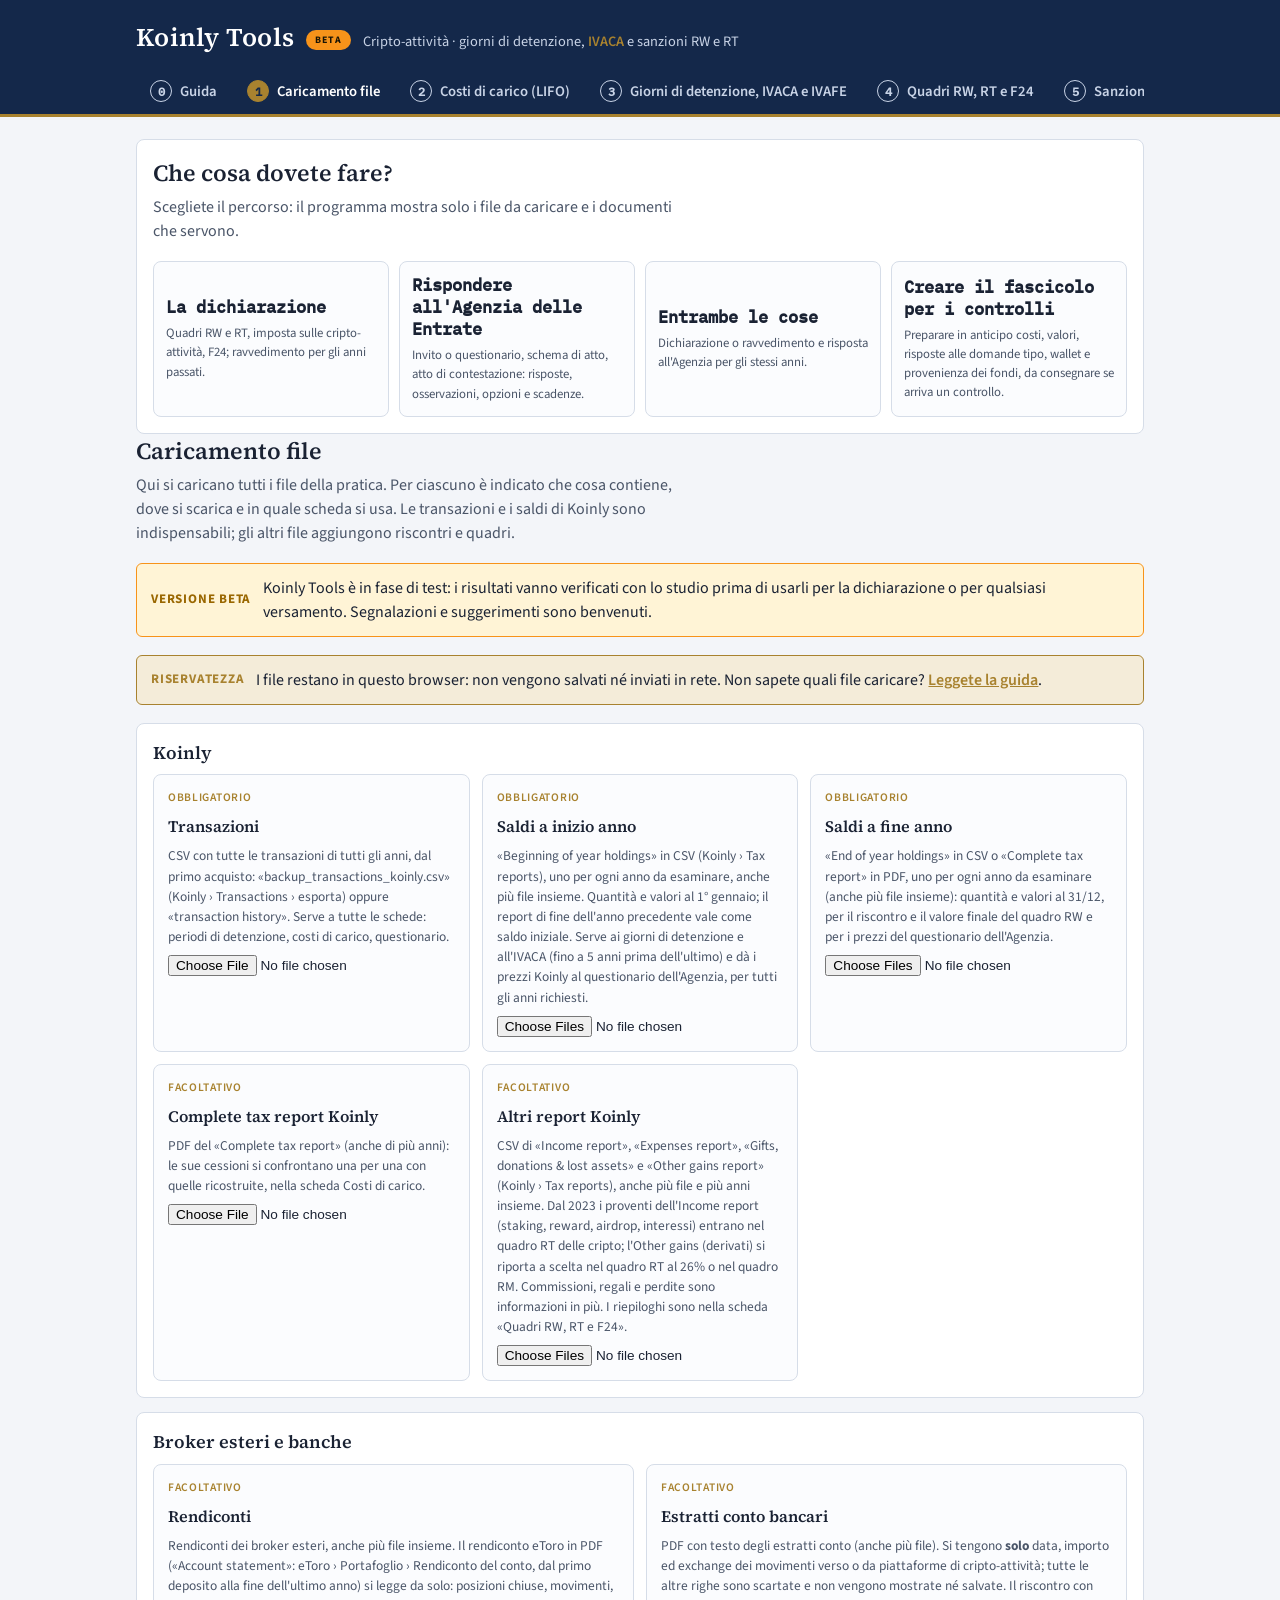
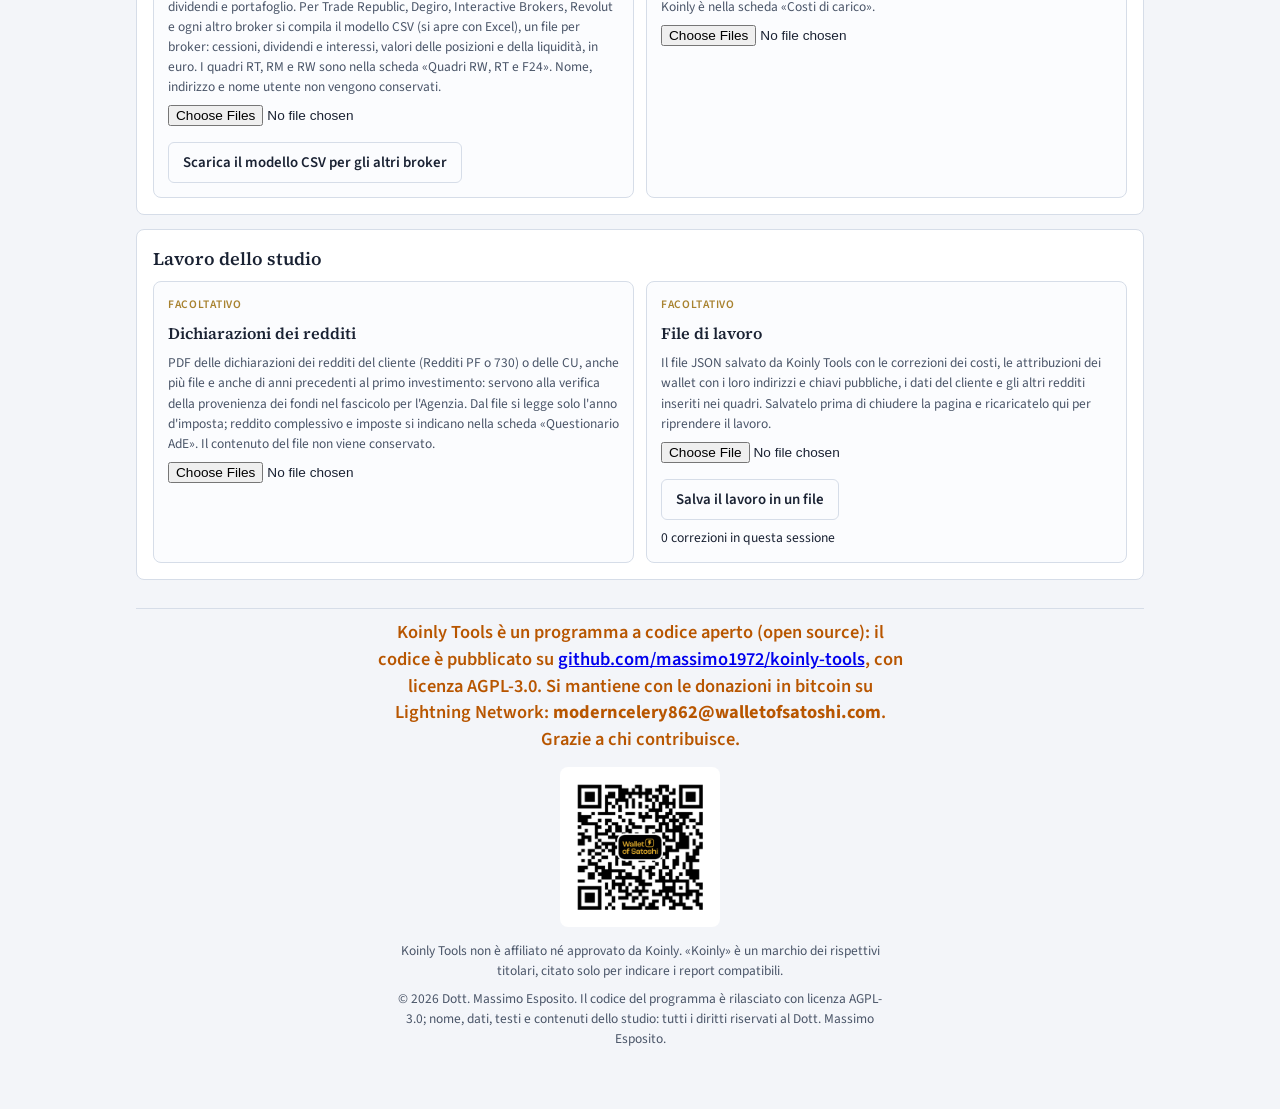
<file: index.html>
<!doctype html>
<html lang="it">
<head>
<meta charset="utf-8">
<meta name="viewport" content="width=device-width,initial-scale=1,viewport-fit=cover">
<title>Koinly Tools</title>
<meta name="description" content="Cripto-attività da report Koinly: giorni di detenzione, imposta sul valore (IVACA) e sanzioni dei quadri RW e RT.">
<meta name="theme-color" content="#14284a">
<link rel="icon" href="img/icone/favicon-32.png" type="image/png" sizes="32x32">
<link rel="icon" href="img/icone/icon-192.png" type="image/png" sizes="192x192">
<link rel="apple-touch-icon" href="img/icone/apple-touch-icon.png">
<!-- anteprima dei link (WhatsApp, LinkedIn, email) -->
<meta property="og:type" content="website">
<meta property="og:site_name" content="Koinly Tools">
<meta property="og:title" content="Koinly Tools (beta) · cripto-attività: giorni di detenzione, IVACA, sanzioni RW e RT">
<meta property="og:description" content="Dai report Koinly: giorni e periodi di detenzione, IVACA, ravvedimento RW e RT, quadri RW e RT e modello F24. I file restano nel browser. A cura del Dott. Massimo Esposito.">
<meta property="og:url" content="https://koinly-tools.netlify.app/">
<meta property="og:image" content="https://koinly-tools.netlify.app/img/icone/anteprima.png">
<meta property="og:image:width" content="1200">
<meta property="og:image:height" content="630">
<meta property="og:image:alt" content="Koinly Tools beta: giorni di detenzione, IVACA, sanzioni RW e RT dai report Koinly">
<meta property="og:locale" content="it_IT">
<meta name="twitter:card" content="summary_large_image">
<link rel="stylesheet" href="comune/fonts/fonts.css?v=20261029j">
<link rel="stylesheet" href="comune/app.css?v=20261029j">
<link rel="stylesheet" href="koinly.css?v=20261029j">
</head>
<body>
<header class="band">
  <div class="wrap">
    <div class="brand">
      <h1>Koinly Tools <span class="beta">beta</span></h1>
      <span class="co">Cripto-attività · giorni di detenzione, <b>IVACA</b> e sanzioni RW e RT</span>
    </div>
    <nav class="steps" id="steps" aria-label="Strumenti"></nav>
  </div>
</header>
<main><div class="wrap" id="app"></div></main>
<noscript><p style="padding:16px">Per usare gli strumenti serve JavaScript attivo.</p></noscript>
<script src="comune/vendor/pdf.min.js"></script>
<script src="comune/pdftext.js?v=20261029j"></script>
<script src="lettura.js?v=20261029j"></script>
<script src="detenzione.js?v=20261029j"></script>
<script src="ivaca.js?v=20261029j"></script>
<script src="banca.js?v=20261029j"></script>
<script src="costi.js?v=20261029j"></script>
<script src="pratica.js?v=20261029j"></script>
<script src="provenienza.js?v=20261029j"></script>
<script src="questionario.js?v=20261029j"></script>
<script src="sanzioni.js?v=20261029j"></script>
<script src="modelli.js?v=20261029j"></script>
<script src="estero.js?v=20261029j"></script>
<script src="etoro.js?v=20261029j"></script>
<script src="xlsx-mini.js?v=20261029j"></script>
<script src="docx-mini.js?v=20261029j"></script>
<script src="studio.js?v=20261029j"></script>
<script src="report.js?v=20261029j"></script>
<script src="guida.js?v=20261029j"></script>
<script src="ui.js?v=20261029j"></script>
</body>
</html>
</file>
<file: comune/fonts/fonts.css>
@font-face{font-family:'Source Serif 4';font-style:normal;font-weight:500;font-display:swap;src:url(source-serif-4-latin-500-normal.woff2) format('woff2')}
@font-face{font-family:'Source Serif 4';font-style:normal;font-weight:600;font-display:swap;src:url(source-serif-4-latin-600-normal.woff2) format('woff2')}
@font-face{font-family:'Source Sans 3';font-style:normal;font-weight:400;font-display:swap;src:url(source-sans-3-latin-400-normal.woff2) format('woff2')}
@font-face{font-family:'Source Sans 3';font-style:normal;font-weight:500;font-display:swap;src:url(source-sans-3-latin-500-normal.woff2) format('woff2')}
@font-face{font-family:'Source Sans 3';font-style:normal;font-weight:600;font-display:swap;src:url(source-sans-3-latin-600-normal.woff2) format('woff2')}
@font-face{font-family:'Source Sans 3';font-style:normal;font-weight:700;font-display:swap;src:url(source-sans-3-latin-700-normal.woff2) format('woff2')}
@font-face{font-family:'IBM Plex Mono';font-style:normal;font-weight:400;font-display:swap;src:url(ibm-plex-mono-latin-400-normal.woff2) format('woff2')}
@font-face{font-family:'IBM Plex Mono';font-style:normal;font-weight:500;font-display:swap;src:url(ibm-plex-mono-latin-500-normal.woff2) format('woff2')}
</file>
<file: comune/app.css>
html{color-scheme:light}:root{padding-top:env(safe-area-inset-top,0px);padding-bottom:env(safe-area-inset-bottom,0px)}body{margin:0}img{max-width:100%}[hidden]{display:none!important}

/* Layout: banda blu istituzionale con percorso a sei passi; contenuto in colonna unica da sportello, filo oro come segno distintivo. */
:root{
  --navy:#14284a; --navy-2:#1f3a66; --gold:#a8822f; --gold-soft:#f4ecd9; --paper:#ffffff; --bg:#f3f5f9;
  --ink:#1a2233; --ink-2:#4a5568; --line:#d6dde8; --surface:#ffffff; --field:#fbfcfe;
  --hi:#b42318; --hi-bg:#fdecea; --mid:#9a6700; --mid-bg:#fff4d6; --ok:#1e6b45; --ok-bg:#e5f3eb; --info-bg:#e8eef8;
  --onnavy:#ffffff; --onnavy-2:#c8d3e6;
  --f-display:"Source Serif 4", Georgia, "Times New Roman", serif;
  --f-body:"Source Sans 3", "Segoe UI", system-ui, -apple-system, sans-serif;
  --f-mono:"IBM Plex Mono", ui-monospace, "SF Mono", Menlo, monospace;
}
@media (prefers-color-scheme: dark){:root:not([data-theme="light"]){
  --navy:#0f1d36; --navy-2:#1c3358; --gold:#d6b066; --gold-soft:#2c2618; --paper:#121a2b; --bg:#0c1322;
  --ink:#e4e9f2; --ink-2:#a3aec2; --line:#2a3650; --surface:#141e31; --field:#101827;
  --hi:#ff8a80; --hi-bg:#3a1916; --mid:#f0c060; --mid-bg:#33290f; --ok:#7fd1a4; --ok-bg:#132d21; --info-bg:#17243d;
  --onnavy:#f2f5fa; --onnavy-2:#9fb0cc; color-scheme:dark}}
:root[data-theme="dark"]{
  --navy:#0f1d36; --navy-2:#1c3358; --gold:#d6b066; --gold-soft:#2c2618; --paper:#121a2b; --bg:#0c1322;
  --ink:#e4e9f2; --ink-2:#a3aec2; --line:#2a3650; --surface:#141e31; --field:#101827;
  --hi:#ff8a80; --hi-bg:#3a1916; --mid:#f0c060; --mid-bg:#33290f; --ok:#7fd1a4; --ok-bg:#132d21; --info-bg:#17243d;
  --onnavy:#f2f5fa; --onnavy-2:#9fb0cc; color-scheme:dark}
*{box-sizing:border-box}
body{background:var(--bg);color:var(--ink);font-family:var(--f-body);font-size:16px;line-height:1.5}
body::before{content:"";position:fixed;inset:0 0 auto;height:env(safe-area-inset-top,0px);z-index:10;background:var(--navy)}
.wrap{max-width:1040px;margin:0 auto;padding-left:max(16px,env(safe-area-inset-left,0px));padding-right:max(16px,env(safe-area-inset-right,0px))}
header.band{background:var(--navy);color:var(--onnavy);border-bottom:3px solid var(--gold)}
header.band .wrap{padding-block:18px 0}
.brand{display:flex;align-items:baseline;gap:12px;flex-wrap:wrap}
.brand h1{font-family:var(--f-display);font-weight:600;font-size:1.6rem;margin:0;letter-spacing:.01em;text-wrap:balance}
.brand .co{color:var(--onnavy-2);font-size:.9rem}
.brand .co b{color:var(--gold);font-weight:600}
nav.steps{display:flex;gap:2px;overflow-x:auto;margin-top:14px;scrollbar-width:thin}
nav.steps button{flex:0 0 auto;background:none;border:0;color:var(--onnavy-2);font:600 .92rem var(--f-body);padding:10px 14px 12px;cursor:pointer;border-bottom:3px solid transparent;margin-bottom:-3px;display:flex;gap:8px;align-items:center}
nav.steps button .n{font-family:var(--f-mono);font-size:.78rem;border:1px solid currentColor;border-radius:50%;width:22px;height:22px;display:inline-grid;place-items:center}
nav.steps button[aria-current="step"]{color:var(--onnavy);border-bottom-color:var(--gold)}
nav.steps button[aria-current="step"] .n{background:var(--gold);border-color:var(--gold);color:var(--navy)}
nav.steps button:focus-visible{outline:2px solid var(--gold);outline-offset:-2px}
main .wrap{padding-block:22px 60px}
.banner{border:1px solid var(--gold);background:var(--gold-soft);padding:12px 14px;border-radius:6px;display:flex;gap:12px;align-items:center;flex-wrap:wrap;margin-bottom:18px}
.banner strong{letter-spacing:.06em;text-transform:uppercase;font-size:.82rem;color:var(--gold)}
.banner p{margin:0;flex:1 1 260px;min-width:0}
h2{font-family:var(--f-display);font-weight:600;font-size:1.45rem;margin:0 0 4px;text-wrap:balance}
h3{font-family:var(--f-display);font-weight:600;font-size:1.12rem;margin:22px 0 8px}
.lead{color:var(--ink-2);margin:0 0 18px;max-width:68ch}
.panel{background:var(--surface);border:1px solid var(--line);border-radius:8px;padding:16px}
.stack{display:grid;gap:14px}
.row{display:flex;gap:10px;flex-wrap:wrap;align-items:center}
.grid2{display:grid;grid-template-columns:repeat(auto-fit,minmax(230px,1fr));gap:12px 16px}
label.f{display:grid;gap:4px;font-size:.88rem;color:var(--ink-2);min-width:0}
label.f span.t{font-weight:600;color:var(--ink)}
input[type=text],input[type=number],select,textarea{font:inherit;color:var(--ink);background:var(--field);border:1px solid var(--line);border-radius:6px;padding:8px 10px;width:100%;min-width:0}
input.num{font-family:var(--f-mono);font-variant-numeric:tabular-nums;text-align:right}
textarea{min-height:110px;resize:vertical}
input:focus-visible,select:focus-visible,textarea:focus-visible,button:focus-visible,summary:focus-visible{outline:2px solid var(--gold);outline-offset:1px}
.btn{font:600 .93rem var(--f-body);border-radius:6px;padding:9px 14px;cursor:pointer;border:1px solid var(--navy-2);background:var(--navy-2);color:#fff}
.btn.ghost{background:transparent;color:var(--ink);border-color:var(--line)}
.btn.gold{background:var(--gold);border-color:var(--gold);color:#1a1405}
.btn:disabled{opacity:.5;cursor:not-allowed}
.drop{border:2px dashed var(--line);border-radius:8px;padding:22px;text-align:center;background:var(--field)}
.drop.over{border-color:var(--gold);background:var(--gold-soft)}
.muted{color:var(--ink-2);font-size:.9rem}
.small{font-size:.84rem}
table{border-collapse:collapse;width:100%;font-size:.9rem}
th,td{border-bottom:1px solid var(--line);padding:7px 8px;text-align:left;vertical-align:top}
th{font-weight:600;color:var(--ink-2);font-size:.8rem;text-transform:uppercase;letter-spacing:.05em}
td.n,th.n{text-align:right;font-family:var(--f-mono);font-variant-numeric:tabular-nums;white-space:nowrap}
.scroll{overflow-x:auto;max-width:100%}
.chip{display:inline-block;font-size:.76rem;font-weight:600;padding:2px 8px;border-radius:99px;white-space:nowrap;letter-spacing:.02em}
.c-ok{background:var(--ok-bg);color:var(--ok)} .c-mid{background:var(--mid-bg);color:var(--mid)} .c-hi{background:var(--hi-bg);color:var(--hi)} .c-info{background:var(--info-bg);color:var(--ink-2)}
.area{margin-top:6px}
.fieldrow{border-top:1px solid var(--line);padding:12px 0;display:grid;grid-template-columns:minmax(150px,220px) 1fr;gap:10px 18px}
.fieldrow:first-of-type{border-top:0}
@media (max-width:640px){.fieldrow{grid-template-columns:1fr}}
.fname{font-weight:600}
.fname details{font-weight:400}
.fname summary{cursor:pointer;color:var(--ink-2);font-size:.8rem;list-style:none}
.fname summary::-webkit-details-marker{display:none}
.cands{display:grid;gap:8px;min-width:0}
.cand{display:grid;grid-template-columns:auto 1fr;gap:4px 10px;align-items:start}
.cand .v{font-family:var(--f-mono);font-weight:500}
.ref{font-size:.8rem;color:var(--ink-2)}
blockquote.src{margin:4px 0 0;padding:6px 10px;border-left:3px solid var(--gold);background:var(--field);font-size:.86rem;color:var(--ink);overflow-wrap:anywhere}
blockquote.src mark{background:var(--gold-soft);color:inherit;padding:0 2px}
.confirmed{display:flex;gap:8px;align-items:center;flex-wrap:wrap;font-size:.88rem}
.finding{border:1px solid var(--line);border-left-width:5px;border-radius:6px;padding:12px 14px;background:var(--surface)}
.finding.alta{border-left-color:var(--hi)} .finding.media{border-left-color:var(--mid)} .finding.info{border-left-color:var(--line)}
.finding h4{margin:0 0 6px;font-size:1rem;display:flex;gap:8px;align-items:center;flex-wrap:wrap}
.finding dl{display:grid;grid-template-columns:max-content 1fr;gap:4px 12px;margin:0;font-size:.92rem}
.finding dt{color:var(--ink-2);font-weight:600}
.finding dd{margin:0;min-width:0;overflow-wrap:anywhere}
@media (max-width:520px){.finding dl{grid-template-columns:1fr}.finding dd{margin-bottom:6px}}
.kpis{display:grid;grid-template-columns:repeat(auto-fit,minmax(170px,1fr));gap:10px}
.kpi{border:1px solid var(--line);border-radius:8px;padding:12px;background:var(--surface)}
.kpi .k{font-size:.78rem;color:var(--ink-2);text-transform:uppercase;letter-spacing:.06em;font-weight:600}
.kpi .v{font-family:var(--f-mono);font-size:1.25rem;font-variant-numeric:tabular-nums;margin-top:2px}
.kpi .s{font-size:.8rem;color:var(--ink-2)}
.notes{margin:0;padding-left:18px;color:var(--ink-2);font-size:.9rem}
.err{background:var(--hi-bg);color:var(--hi);border-radius:6px;padding:10px 12px;font-size:.92rem}
.warn{background:var(--mid-bg);color:var(--ink);border-radius:6px;padding:10px 12px;font-size:.92rem;border:1px solid var(--mid)}
.hint{background:var(--info-bg);border-radius:6px;padding:10px 12px;font-size:.92rem}
.chartbox svg{width:100%;height:auto;display:block}
.report{background:var(--paper);border:1px solid var(--line);border-radius:8px;padding:20px;max-width:100%;overflow-wrap:anywhere}
.report h1{font-family:var(--f-display);font-size:1.4rem;margin:0 0 6px}
.report h2{font-size:1.15rem;margin-top:22px;border-bottom:1px solid var(--gold);padding-bottom:4px}
.report h3{font-size:1rem}
.report li{margin-bottom:4px}
.report blockquote{margin:10px 0;padding:8px 12px;background:var(--info-bg);border-radius:6px}
.docitem{display:grid;grid-template-columns:1fr auto;gap:8px 12px;align-items:center;border-top:1px solid var(--line);padding:10px 0}
.docitem:first-child{border-top:0}
.docitem .nm{font-weight:600;overflow-wrap:anywhere;min-width:0}
@media (max-width:520px){.docitem{grid-template-columns:1fr}}
.foot{margin-top:28px;border-top:1px solid var(--line);padding-top:12px;font-size:.85rem;color:var(--ink-2)}
.toggle{display:flex;gap:8px;align-items:flex-start;font-size:.92rem}
.toggle input{margin-top:4px}
.aiitem{border-top:1px solid var(--line);padding:10px 0}
.navbtns{display:flex;justify-content:space-between;gap:10px;margin-top:22px;flex-wrap:wrap}
@media (prefers-reduced-motion:no-preference){.btn,nav.steps button{transition:background .15s,color .15s,border-color .15s}}
/* Valutazione: forza / debolezza, leve in euro */
.pfgrid{display:grid;grid-template-columns:repeat(auto-fit,minmax(280px,1fr));gap:12px}
.pf{border:1px solid var(--line);border-top-width:4px;border-radius:8px;padding:10px 14px;background:var(--surface)}
.pf.forza{border-top-color:var(--ok)} .pf.debolezza{border-top-color:var(--hi)} .pf.attenzione{border-top-color:var(--mid)}
.pf h4{margin:0 0 6px;font-size:1rem;display:flex;gap:8px;align-items:center}
.pf ul{margin:0;padding-left:18px;font-size:.92rem} .pf li{margin-bottom:6px;overflow-wrap:anywhere}
ol.leve{margin:0;padding-left:22px;display:grid;gap:12px}
ol.leve .lv{display:flex;justify-content:space-between;gap:10px;flex-wrap:wrap}
ol.leve .lvv{font-family:var(--f-mono);font-variant-numeric:tabular-nums;white-space:nowrap}
.bar{height:6px;background:var(--line);border-radius:3px;margin:4px 0;overflow:hidden}
.bar span{display:block;height:100%;background:var(--gold)}
/* Stampa: solo il rapporto, pronto per «Salva come PDF» */
@media print{
  :root{--bg:#fff;--surface:#fff;--paper:#fff;--ink:#111;--ink-2:#444;--line:#ccc;--info-bg:#f2f4f8}
  body{background:#fff;font-size:11pt}
  header.band nav,.navbtns,.banner,.warn,#rawReport,.row .btn,.btn,#dlmsg,#app > h2,#app > .lead,#app > p.muted,.foot{display:none!important}
  header.band{background:#fff;color:#111;border-bottom:2px solid #a8822f}
  header.band .brand h1{color:#14284a} header.band .brand .co{color:#444}
  .report{border:0;padding:0}
  .report h2{break-after:avoid} .report li,.report tr{break-inside:avoid}
  main .wrap{padding:0}
}
.costtbl th:nth-child(2),.costtbl td:nth-child(2){width:120px}.costtbl th:nth-child(3),.costtbl td:nth-child(3){width:150px}
</file>
<file: koinly.css>
/* Koinly Tools: aggiunte allo stile comune (app.css) */
.beta{display:inline-block;vertical-align:middle;font:700 .62rem var(--f-body);letter-spacing:.1em;text-transform:uppercase;background:#f7931a;color:#1a1405;border-radius:99px;padding:3px 9px;margin-left:6px}
.beta-avviso{border-color:#f7931a;background:var(--mid-bg)}
.beta-avviso strong{color:var(--mid)}
.slots{display:grid;grid-template-columns:repeat(auto-fit,minmax(260px,1fr));gap:12px}
.slot{border:1px solid var(--line);border-radius:8px;padding:14px;background:var(--field);display:grid;gap:8px;align-content:start;min-width:0}
.slot.ok{border-color:var(--ok);background:var(--ok-bg)}
.slot.err{border-color:var(--hi);background:var(--hi-bg)}
.slot h3{margin:0;font-size:1rem}
.slot .req{font:600 .72rem var(--f-body);letter-spacing:.06em;text-transform:uppercase;color:var(--gold)}
.slot input[type=file]{font-size:.85rem;max-width:100%}
.slot .stato{font-size:.85rem;margin:0;overflow-wrap:anywhere}
.grid2>div{min-width:0}
.cards{display:grid;grid-template-columns:repeat(auto-fit,minmax(160px,1fr));gap:10px}
.card{border:1px solid var(--line);border-radius:8px;padding:12px;background:var(--surface)}
.card .k{font-size:.8rem;color:var(--ink-2)}
.card .v{font:600 1.25rem var(--f-mono);font-variant-numeric:tabular-nums}
.card.hl{border-color:var(--gold);background:var(--gold-soft)}
table.det{width:100%;border-collapse:collapse;font-size:.88rem}
table.det th,table.det td{padding:6px 8px;border-bottom:1px solid var(--line);text-align:left;vertical-align:top}
table.det th{font-size:.78rem;color:var(--ink-2);font-weight:600;background:var(--field);position:sticky;top:0}
table.det td.n,table.det th.n{text-align:right;font-family:var(--f-mono);font-variant-numeric:tabular-nums;white-space:nowrap}
table.det tr.tot td{font-weight:700;border-top:2px solid var(--ink-2)}
table.det tr.escl td{opacity:.55}
table.det input.num{width:120px;padding:4px 6px}
table.det .note{font-size:.8rem;color:var(--ink-2);max-width:340px}
table.det .note li{margin:0 0 2px}
table.det ul{margin:0;padding-left:16px}
table.periodi{font-size:.8rem;margin:6px 0 4px}
.u{font-family:var(--f-body);font-size:.75em;color:var(--ink-2)}
.piede{margin-top:28px;padding-top:10px;border-top:1px solid var(--line)}
.piede .marchio{text-align:center;margin:14px auto 0;max-width:70ch}
.diritti{text-align:center;margin:8px auto 0;max-width:70ch;color:var(--ink-2)}
.banner .btnlink{color:var(--gold);font-weight:600}
.donazioni-box{display:flex;flex-direction:column;align-items:center;gap:14px;text-align:center}
.donazioni-box img{background:#fff;border-radius:8px;padding:4px;max-width:100%;height:auto}
.donazioni-box .donazioni{max-width:60ch}
.donazioni{font-size:1.15rem;font-weight:600;line-height:1.45;color:#b85600;margin:0}
.donazioni b{color:inherit}
@media (prefers-color-scheme: dark){:root:not([data-theme="light"]) .donazioni{color:#f7931a}}
:root[data-theme="dark"] .donazioni{color:#f7931a}
.btnlink{background:none;border:0;color:var(--navy-2);text-decoration:underline;cursor:pointer;font:inherit;padding:0}
.avvisi{margin:0;padding-left:18px}
.avvisi li{margin-bottom:4px}
.avvisi li.hi{color:var(--hi)}
.metodi{font-size:.86rem;color:var(--ink-2);max-width:80ch}
.toolbar{display:flex;gap:8px;flex-wrap:wrap}
@media (prefers-color-scheme: dark){:root:not([data-theme="light"]) table.det .btnlink{color:var(--gold)}}
#resoconto{display:none}
@media print{
  @page{size:A4 portrait;margin:12mm}
  body{background:#fff;color:#000;font-size:9pt}
  body.in-stampa header.band,body.in-stampa main{display:none!important}
  body.in-stampa #resoconto{display:block}
  #resoconto .studio{display:flex;justify-content:space-between;gap:16px;align-items:flex-end;padding-bottom:6px;margin-bottom:10px;border-bottom:1px solid #14284a;font-size:8.5pt;line-height:1.35}
  #resoconto .studio b{font:600 13pt var(--f-display);color:#14284a}
  #resoconto .studio span{color:#555}
  #resoconto .studio .contatti{text-align:right;color:#333}
  #resoconto .firma{margin-top:18px;font-size:8.5pt;text-align:right}
  #resoconto h1{font:600 16pt var(--f-display);margin:0}
  #resoconto h2{font:600 11pt var(--f-display);margin:14px 0 4px;break-after:avoid}
  #resoconto .testata{border-bottom:2px solid #a8822f;padding-bottom:4px;margin-bottom:8px;display:flex;justify-content:space-between;align-items:baseline}
  #resoconto .testata p{margin:0;color:#555}
  #resoconto table{border-collapse:collapse;width:100%;font-size:7.5pt}
  #resoconto td,#resoconto th{overflow-wrap:anywhere}
  #resoconto table.dati{width:auto}
  #resoconto td,#resoconto th{border-bottom:1px solid #ccc;padding:2px 6px;text-align:left}
  #resoconto th{background:#eef1f6}
  #resoconto .n{text-align:right;font-variant-numeric:tabular-nums;white-space:nowrap}
  #resoconto tr.tot td{font-weight:700;border-top:1.5px solid #000}
  #resoconto thead{display:table-header-group}
  #resoconto tr{break-inside:avoid}
  #resoconto table.rw{font-size:6pt}
  #resoconto .u{font-size:6.5pt;color:#555}
  #resoconto .panel{border:0;padding:0;margin-top:10px}
  #resoconto .banner{border:1px solid #a8822f;padding:6px 8px;margin:8px 0}
  #resoconto ol,#resoconto ul{margin:4px 0 4px 18px;padding:0}
  #resoconto .donazioni-box{margin-top:12px;break-inside:avoid}
  #resoconto .donazioni-box img{width:32mm;height:32mm}
  #resoconto .donazioni{font-size:11pt;color:#b85600;margin-top:12px}
  #resoconto .diritti{font-size:7pt;color:#555;text-align:left;margin-top:6px}
  #resoconto .nota{font-size:7.5pt;color:#444}
  #resoconto .avvisi li.hi{color:#b42318}
  body:not(.in-stampa) header.band nav,body:not(.in-stampa) .toolbar,body:not(.in-stampa) .slots,body:not(.in-stampa) .noprint{display:none!important}
}
/* semaforo della verifica della provenienza dei fondi */
.sem{display:inline-flex;align-items:center;gap:6px;font-weight:600;border-radius:999px;padding:2px 10px;font-size:.85rem;white-space:nowrap}
.sem::before{content:"";width:10px;height:10px;border-radius:50%;background:currentColor}
.sem.verde{color:var(--ok);background:var(--ok-bg)}
.sem.giallo{color:var(--mid);background:var(--mid-bg)}
.sem.rosso{color:var(--hi);background:var(--hi-bg)}
.avvisi li.mid{color:var(--mid)}
/* scelta del percorso iniziale */
.percorso .cards{grid-template-columns:repeat(auto-fit,minmax(200px,1fr))}
.card.scelta{text-align:left;cursor:pointer;font:inherit;color:inherit;border:1px solid var(--line);background:var(--field)}
.card.scelta:hover,.card.scelta:focus-visible{border-color:var(--gold);outline:none}
.card.scelta .v{font-size:1.05rem;margin-bottom:6px}
</file>
